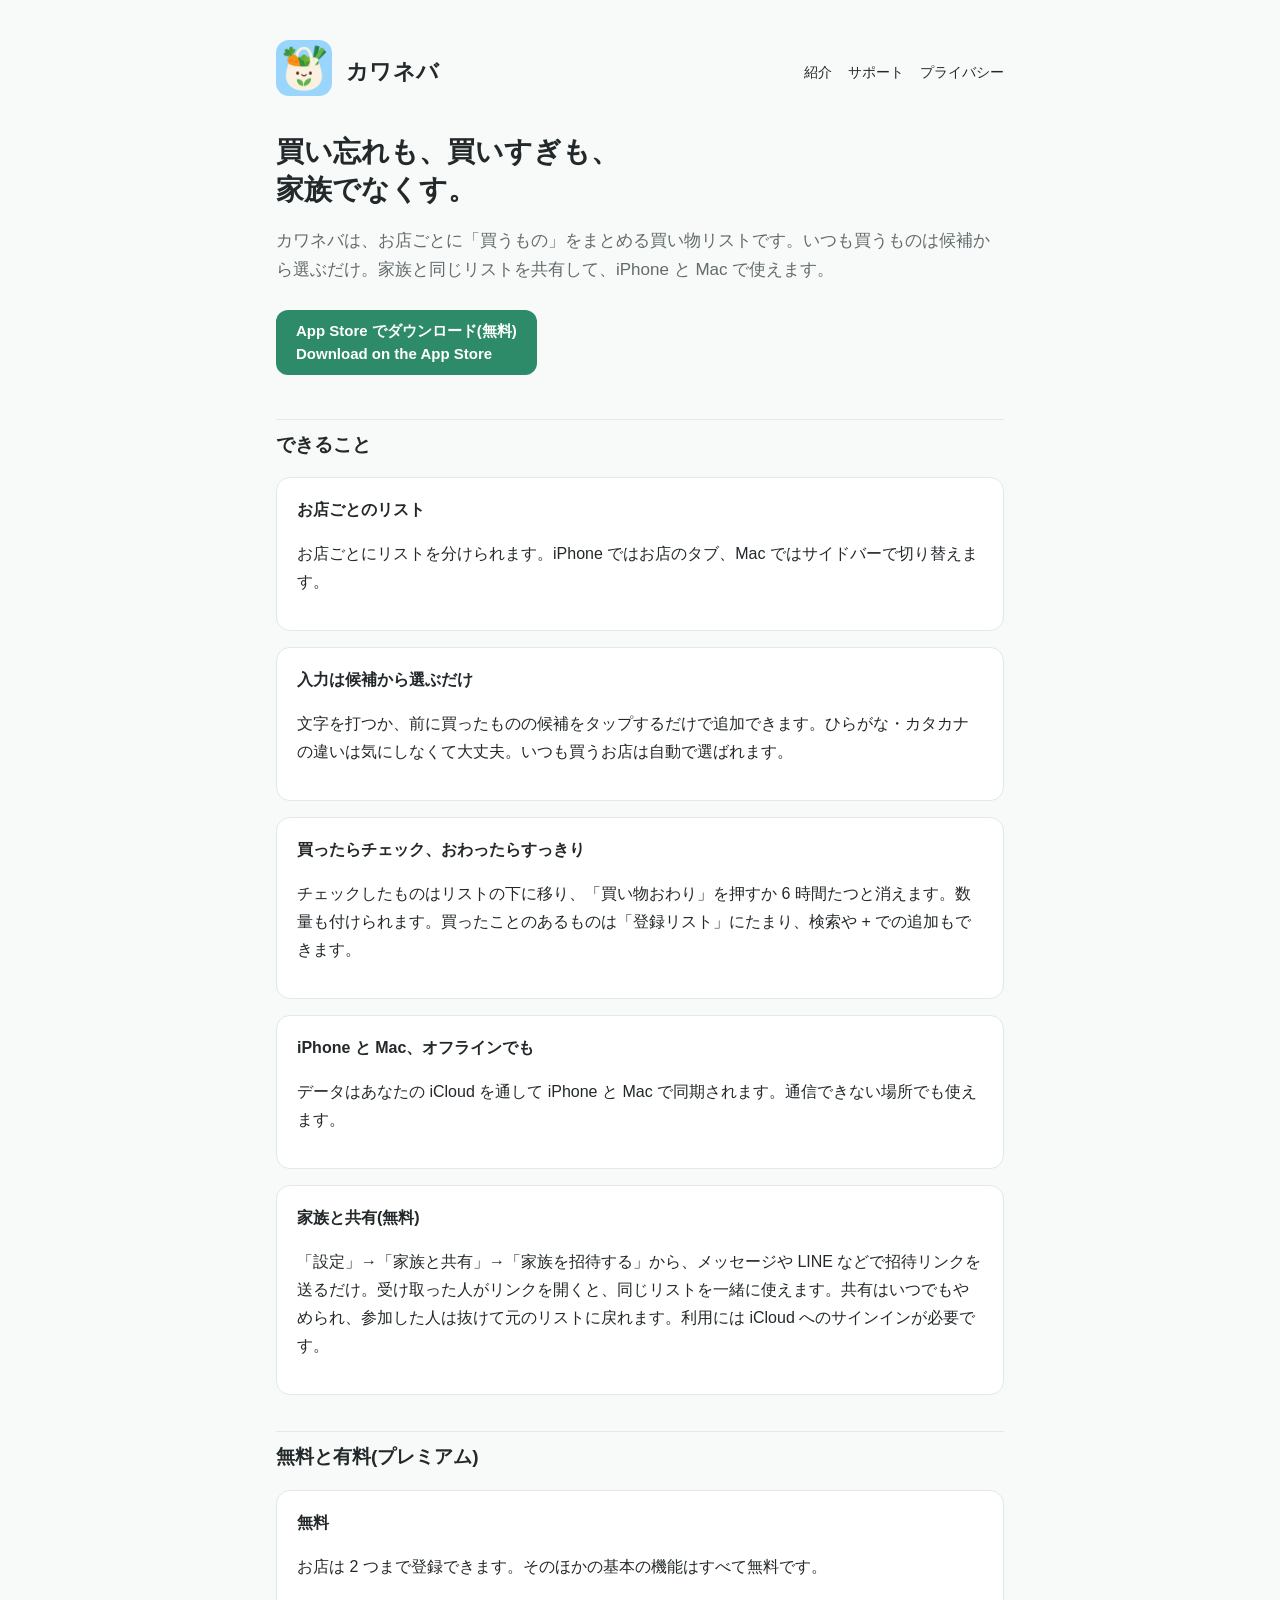
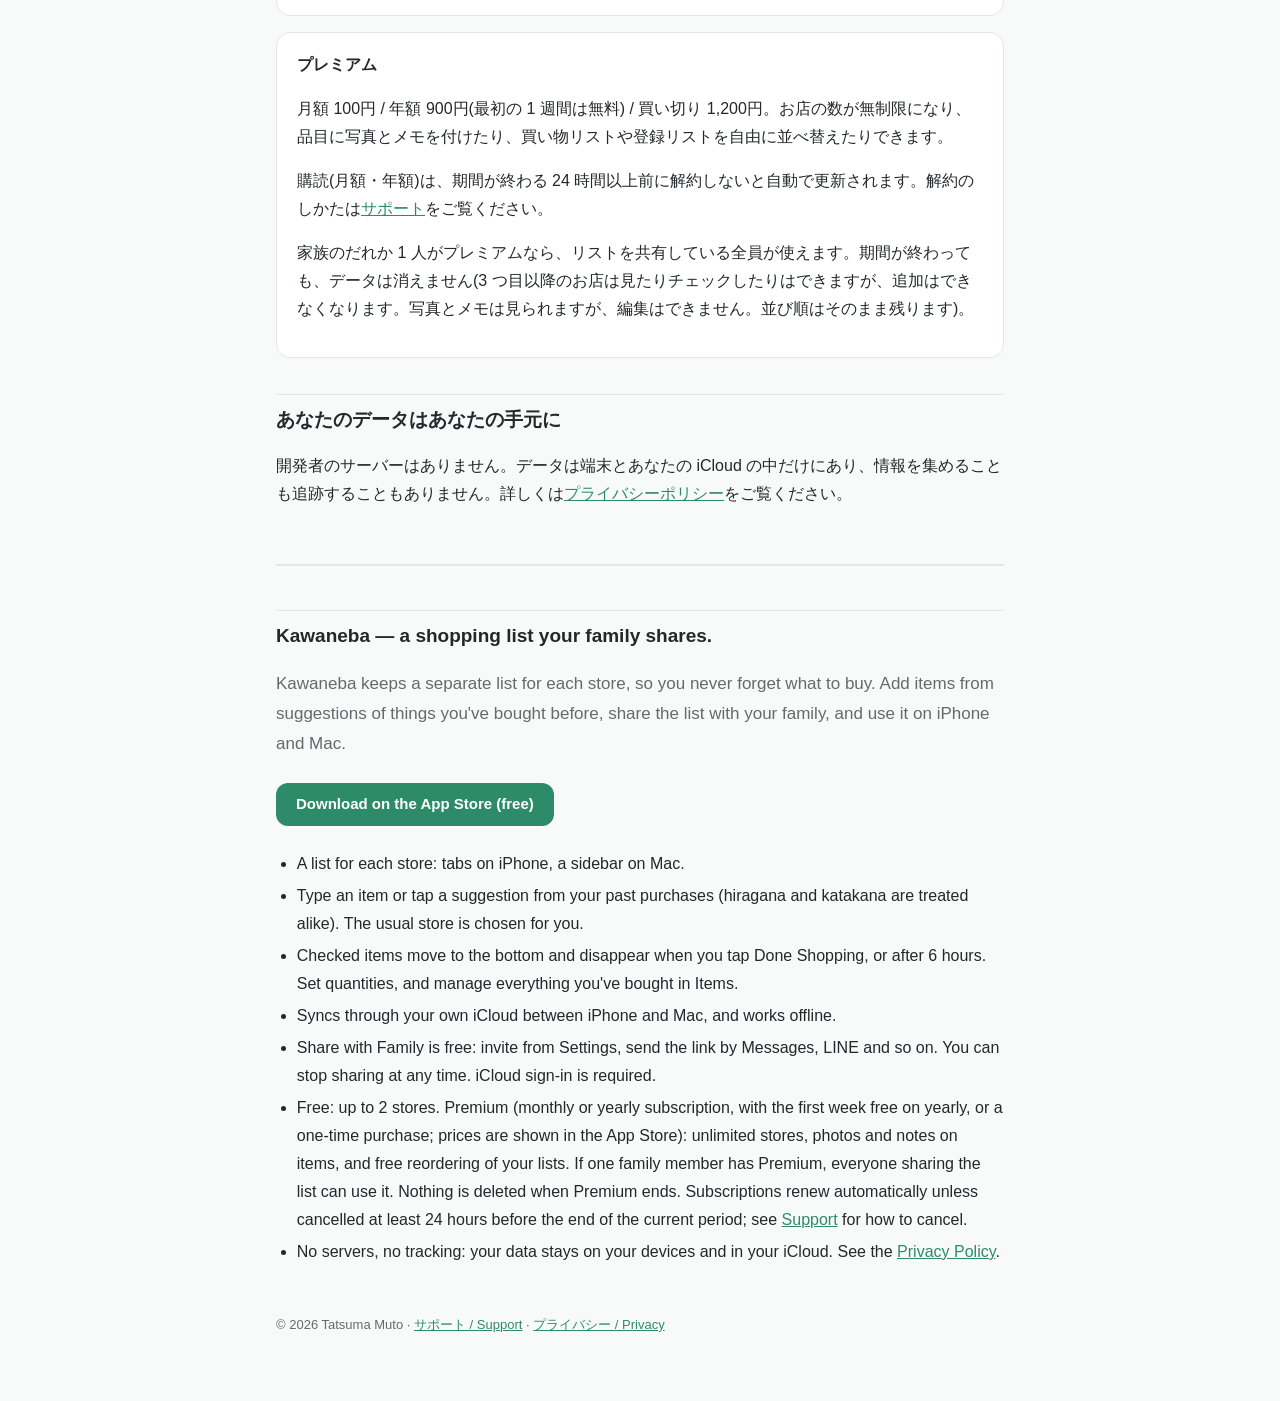
<file: index.html>
<!doctype html>
<html lang="ja">
<head>
<meta charset="utf-8">
<meta name="viewport" content="width=device-width, initial-scale=1">
<title>カワネバ — 家族で使える、お店ごとの買い物リスト / Kawaneba — Shared Shopping List</title>
<meta name="description" content="カワネバは、お店ごとに買うものをまとめ、家族と共有できる iPhone・Mac 用の買い物リストアプリです。 Kawaneba is a shopping list app for iPhone and Mac with a separate list for each store, shared with your family.">
<link rel="icon" href="icon.png">
<link rel="stylesheet" href="style.css">
</head>
<body>
<main>
  <header class="site">
    <a href="index.html" aria-label="カワネバ"><img src="icon.png" alt=""></a>
    <a href="index.html" class="name">カワネバ</a>
    <nav><a href="index.html">紹介</a><a href="support.html">サポート</a><a href="privacy.html">プライバシー</a></nav>
  </header>

  <h1>買い忘れも、買いすぎも、<br>家族でなくす。</h1>
  <p class="lead">カワネバは、お店ごとに「買うもの」をまとめる買い物リストです。いつも買うものは候補から選ぶだけ。家族と同じリストを共有して、iPhone と Mac で使えます。</p>
  <a class="badge badge-link" href="https://apps.apple.com/jp/app/id6831438409">App Store でダウンロード(無料)<br><span lang="en">Download on the App Store</span></a>

  <h2>できること</h2>
  <div class="card">
    <h3>お店ごとのリスト</h3>
    <p>お店ごとにリストを分けられます。iPhone ではお店のタブ、Mac ではサイドバーで切り替えます。</p>
  </div>
  <div class="card">
    <h3>入力は候補から選ぶだけ</h3>
    <p>文字を打つか、前に買ったものの候補をタップするだけで追加できます。ひらがな・カタカナの違いは気にしなくて大丈夫。いつも買うお店は自動で選ばれます。</p>
  </div>
  <div class="card">
    <h3>買ったらチェック、おわったらすっきり</h3>
    <p>チェックしたものはリストの下に移り、「買い物おわり」を押すか 6 時間たつと消えます。数量も付けられます。買ったことのあるものは「登録リスト」にたまり、検索や + での追加もできます。</p>
  </div>
  <div class="card">
    <h3>iPhone と Mac、オフラインでも</h3>
    <p>データはあなたの iCloud を通して iPhone と Mac で同期されます。通信できない場所でも使えます。</p>
  </div>
  <div class="card">
    <h3>家族と共有(無料)</h3>
    <p>「設定」→「家族と共有」→「家族を招待する」から、メッセージや LINE などで招待リンクを送るだけ。受け取った人がリンクを開くと、同じリストを一緒に使えます。共有はいつでもやめられ、参加した人は抜けて元のリストに戻れます。利用には iCloud へのサインインが必要です。</p>
  </div>

  <h2>無料と有料(プレミアム)</h2>
  <div class="card">
    <h3>無料</h3>
    <p>お店は 2 つまで登録できます。そのほかの基本の機能はすべて無料です。</p>
  </div>
  <div class="card">
    <h3>プレミアム</h3>
    <p>月額 100円 / 年額 900円(最初の 1 週間は無料) / 買い切り 1,200円。お店の数が無制限になり、品目に写真とメモを付けたり、買い物リストや登録リストを自由に並べ替えたりできます。</p>
    <p>購読(月額・年額)は、期間が終わる 24 時間以上前に解約しないと自動で更新されます。解約のしかたは<a href="support.html">サポート</a>をご覧ください。</p>
    <p>家族のだれか 1 人がプレミアムなら、リストを共有している全員が使えます。期間が終わっても、データは消えません(3 つ目以降のお店は見たりチェックしたりはできますが、追加はできなくなります。写真とメモは見られますが、編集はできません。並び順はそのまま残ります)。</p>
  </div>

  <h2>あなたのデータはあなたの手元に</h2>
  <p>開発者のサーバーはありません。データは端末とあなたの iCloud の中だけにあり、情報を集めることも追跡することもありません。詳しくは<a href="privacy.html">プライバシーポリシー</a>をご覧ください。</p>

  <section class="lang" lang="en">
    <h2>Kawaneba — a shopping list your family shares.</h2>
    <p class="lead">Kawaneba keeps a separate list for each store, so you never forget what to buy. Add items from suggestions of things you've bought before, share the list with your family, and use it on iPhone and Mac.</p>
    <p><a class="badge badge-link" href="https://apps.apple.com/app/id6831438409">Download on the App Store (free)</a></p>
    <ul>
      <li>A list for each store: tabs on iPhone, a sidebar on Mac.</li>
      <li>Type an item or tap a suggestion from your past purchases (hiragana and katakana are treated alike). The usual store is chosen for you.</li>
      <li>Checked items move to the bottom and disappear when you tap Done Shopping, or after 6 hours. Set quantities, and manage everything you've bought in Items.</li>
      <li>Syncs through your own iCloud between iPhone and Mac, and works offline.</li>
      <li>Share with Family is free: invite from Settings, send the link by Messages, LINE and so on. You can stop sharing at any time. iCloud sign-in is required.</li>
      <li>Free: up to 2 stores. Premium (monthly or yearly subscription, with the first week free on yearly, or a one-time purchase; prices are shown in the App Store): unlimited stores, photos and notes on items, and free reordering of your lists. If one family member has Premium, everyone sharing the list can use it. Nothing is deleted when Premium ends. Subscriptions renew automatically unless cancelled at least 24 hours before the end of the current period; see <a href="support.html">Support</a> for how to cancel.</li>
      <li>No servers, no tracking: your data stays on your devices and in your iCloud. See the <a href="privacy.html">Privacy Policy</a>.</li>
    </ul>
  </section>

  <footer>© 2026 Tatsuma Muto · <a href="support.html">サポート / Support</a> · <a href="privacy.html">プライバシー / Privacy</a></footer>
</main>
</body>
</html>
</file>
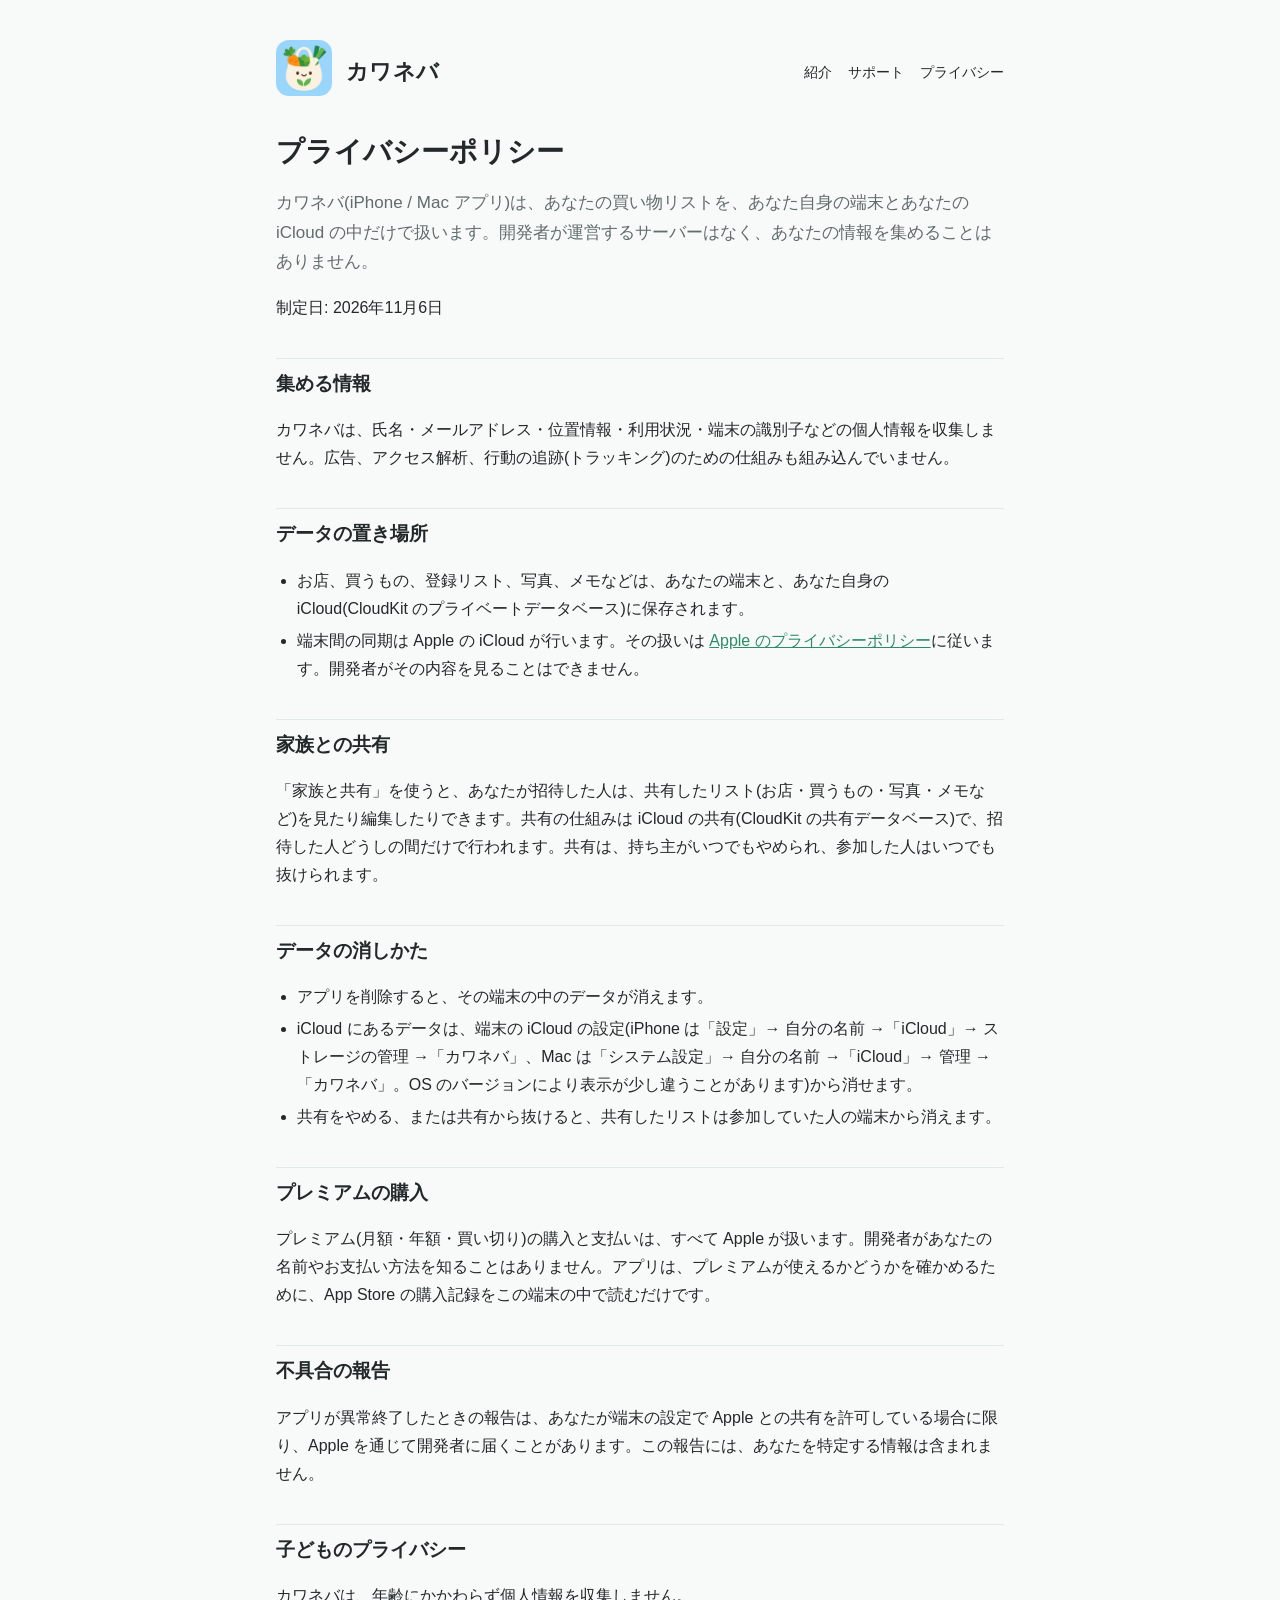
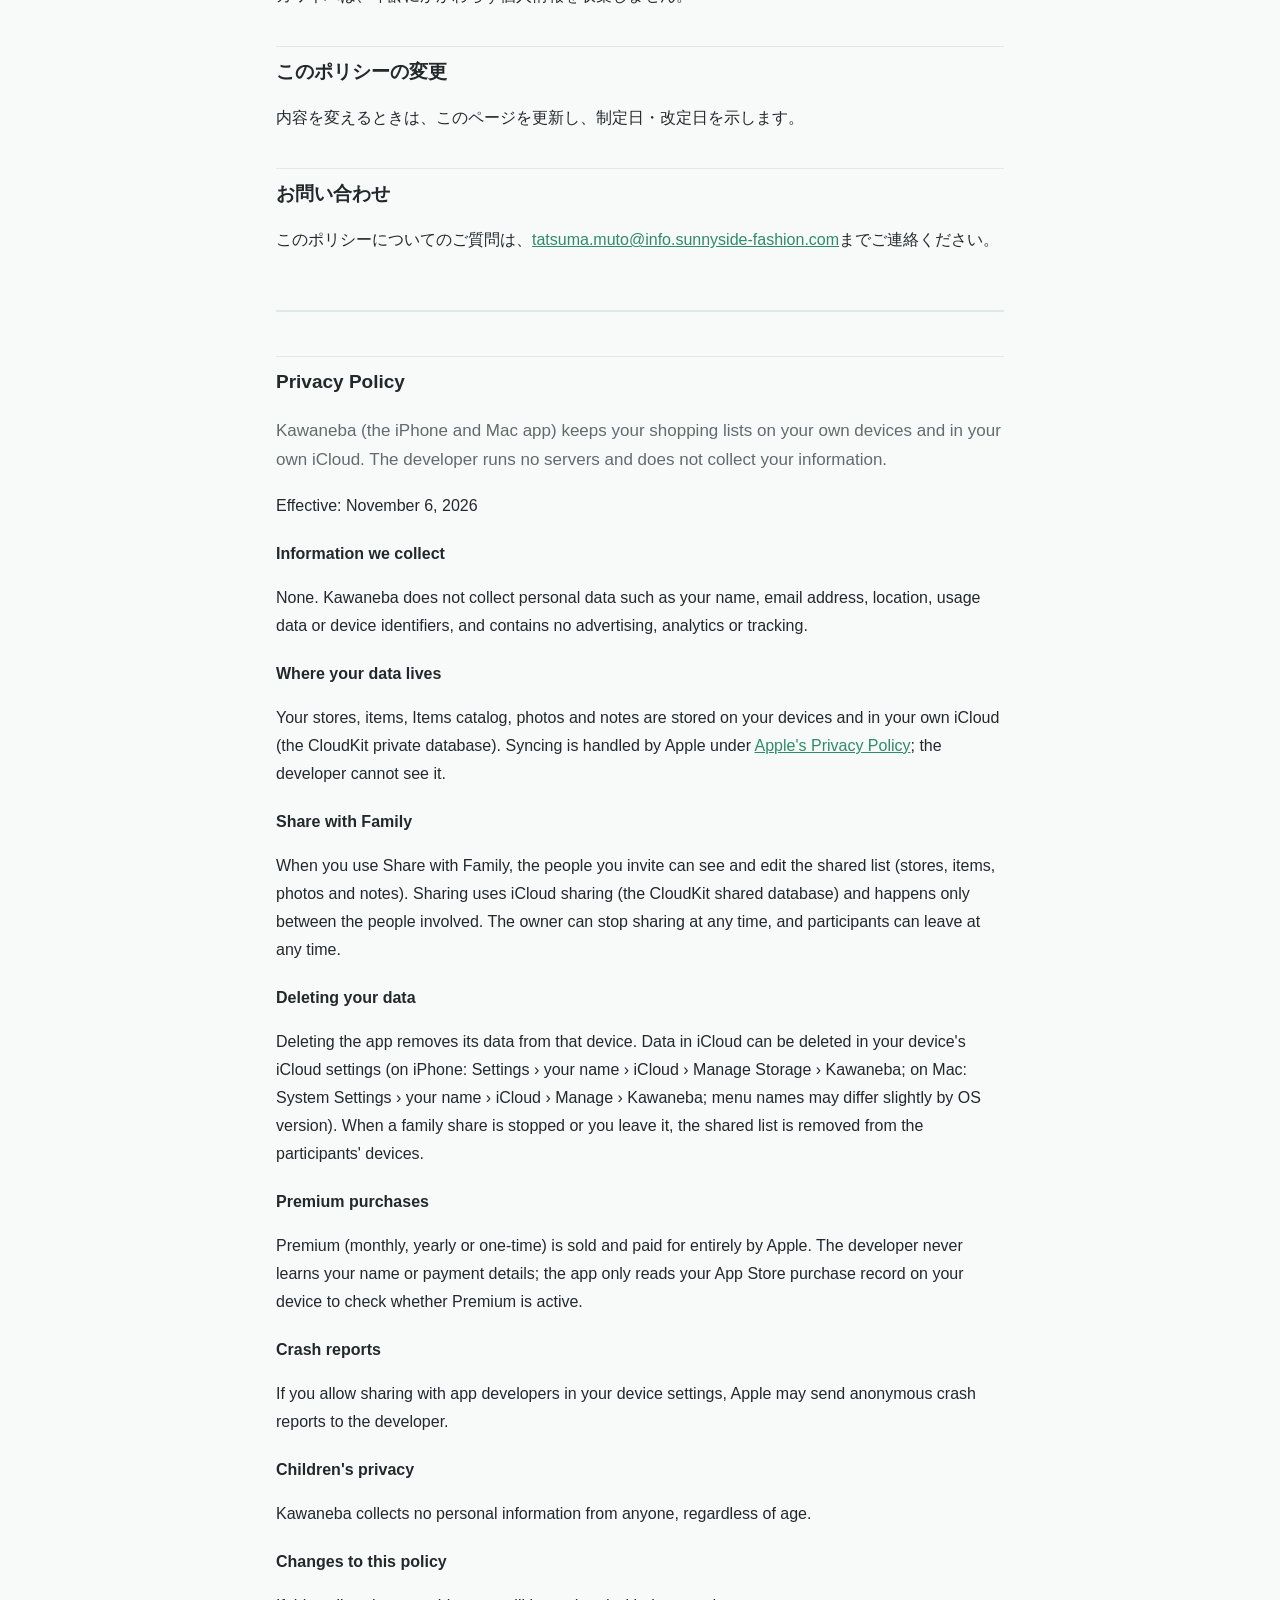
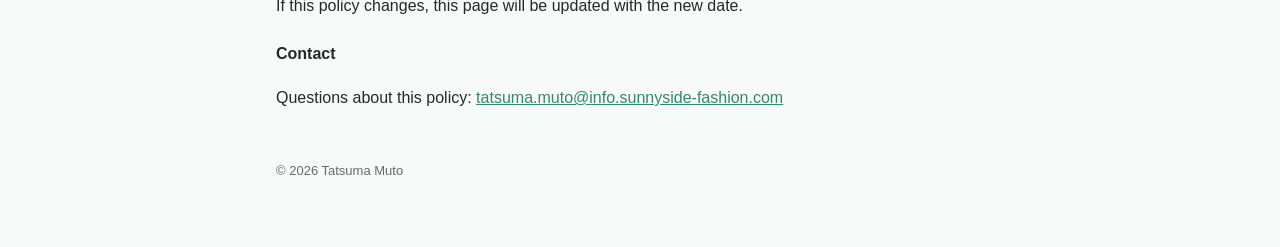
<file: privacy.html>
<!doctype html>
<html lang="ja">
<head>
<meta charset="utf-8">
<meta name="viewport" content="width=device-width, initial-scale=1">
<title>プライバシーポリシー — カワネバ</title>
<link rel="icon" href="icon.png">
<link rel="stylesheet" href="style.css">
</head>
<body>
<main>
  <header class="site">
    <a href="index.html" aria-label="カワネバ"><img src="icon.png" alt=""></a>
    <a href="index.html" class="name">カワネバ</a>
    <nav><a href="index.html">紹介</a><a href="support.html">サポート</a><a href="privacy.html">プライバシー</a></nav>
  </header>

  <h1>プライバシーポリシー</h1>
  <p class="lead">カワネバ(iPhone / Mac アプリ)は、あなたの買い物リストを、あなた自身の端末とあなたの iCloud の中だけで扱います。開発者が運営するサーバーはなく、あなたの情報を集めることはありません。</p>
  <p>制定日: 2026年11月6日</p>

  <h2>集める情報</h2>
  <p>カワネバは、氏名・メールアドレス・位置情報・利用状況・端末の識別子などの個人情報を収集しません。広告、アクセス解析、行動の追跡(トラッキング)のための仕組みも組み込んでいません。</p>

  <h2>データの置き場所</h2>
  <ul>
    <li>お店、買うもの、登録リスト、写真、メモなどは、あなたの端末と、あなた自身の iCloud(CloudKit のプライベートデータベース)に保存されます。</li>
    <li>端末間の同期は Apple の iCloud が行います。その扱いは <a href="https://www.apple.com/legal/privacy/">Apple のプライバシーポリシー</a>に従います。開発者がその内容を見ることはできません。</li>
  </ul>

  <h2>家族との共有</h2>
  <p>「家族と共有」を使うと、あなたが招待した人は、共有したリスト(お店・買うもの・写真・メモなど)を見たり編集したりできます。共有の仕組みは iCloud の共有(CloudKit の共有データベース)で、招待した人どうしの間だけで行われます。共有は、持ち主がいつでもやめられ、参加した人はいつでも抜けられます。</p>

  <h2>データの消しかた</h2>
  <ul>
    <li>アプリを削除すると、その端末の中のデータが消えます。</li>
    <li>iCloud にあるデータは、端末の iCloud の設定(iPhone は「設定」→ 自分の名前 →「iCloud」→ ストレージの管理 →「カワネバ」、Mac は「システム設定」→ 自分の名前 →「iCloud」→ 管理 →「カワネバ」。OS のバージョンにより表示が少し違うことがあります)から消せます。</li>
    <li>共有をやめる、または共有から抜けると、共有したリストは参加していた人の端末から消えます。</li>
  </ul>

  <h2>プレミアムの購入</h2>
  <p>プレミアム(月額・年額・買い切り)の購入と支払いは、すべて Apple が扱います。開発者があなたの名前やお支払い方法を知ることはありません。アプリは、プレミアムが使えるかどうかを確かめるために、App Store の購入記録をこの端末の中で読むだけです。</p>

  <h2>不具合の報告</h2>
  <p>アプリが異常終了したときの報告は、あなたが端末の設定で Apple との共有を許可している場合に限り、Apple を通じて開発者に届くことがあります。この報告には、あなたを特定する情報は含まれません。</p>

  <h2>子どものプライバシー</h2>
  <p>カワネバは、年齢にかかわらず個人情報を収集しません。</p>

  <h2>このポリシーの変更</h2>
  <p>内容を変えるときは、このページを更新し、制定日・改定日を示します。</p>

  <h2>お問い合わせ</h2>
  <p>このポリシーについてのご質問は、<a href="mailto:tatsuma.muto@info.sunnyside-fashion.com">tatsuma.muto@info.sunnyside-fashion.com</a>までご連絡ください。</p>

  <section class="lang" lang="en">
    <h2>Privacy Policy</h2>
    <p class="lead">Kawaneba (the iPhone and Mac app) keeps your shopping lists on your own devices and in your own iCloud. The developer runs no servers and does not collect your information.</p>
    <p>Effective: November 6, 2026</p>
    <h3>Information we collect</h3>
    <p>None. Kawaneba does not collect personal data such as your name, email address, location, usage data or device identifiers, and contains no advertising, analytics or tracking.</p>
    <h3>Where your data lives</h3>
    <p>Your stores, items, Items catalog, photos and notes are stored on your devices and in your own iCloud (the CloudKit private database). Syncing is handled by Apple under <a href="https://www.apple.com/legal/privacy/">Apple's Privacy Policy</a>; the developer cannot see it.</p>
    <h3>Share with Family</h3>
    <p>When you use Share with Family, the people you invite can see and edit the shared list (stores, items, photos and notes). Sharing uses iCloud sharing (the CloudKit shared database) and happens only between the people involved. The owner can stop sharing at any time, and participants can leave at any time.</p>
    <h3>Deleting your data</h3>
    <p>Deleting the app removes its data from that device. Data in iCloud can be deleted in your device's iCloud settings (on iPhone: Settings › your name › iCloud › Manage Storage › Kawaneba; on Mac: System Settings › your name › iCloud › Manage › Kawaneba; menu names may differ slightly by OS version). When a family share is stopped or you leave it, the shared list is removed from the participants' devices.</p>
    <h3>Premium purchases</h3>
    <p>Premium (monthly, yearly or one-time) is sold and paid for entirely by Apple. The developer never learns your name or payment details; the app only reads your App Store purchase record on your device to check whether Premium is active.</p>
    <h3>Crash reports</h3>
    <p>If you allow sharing with app developers in your device settings, Apple may send anonymous crash reports to the developer.</p>
    <h3>Children's privacy</h3>
    <p>Kawaneba collects no personal information from anyone, regardless of age.</p>
    <h3>Changes to this policy</h3>
    <p>If this policy changes, this page will be updated with the new date.</p>
    <h3>Contact</h3>
    <p>Questions about this policy: <a href="mailto:tatsuma.muto@info.sunnyside-fashion.com">tatsuma.muto@info.sunnyside-fashion.com</a></p>
  </section>

  <footer>© 2026 Tatsuma Muto</footer>
</main>
</body>
</html>
</file>
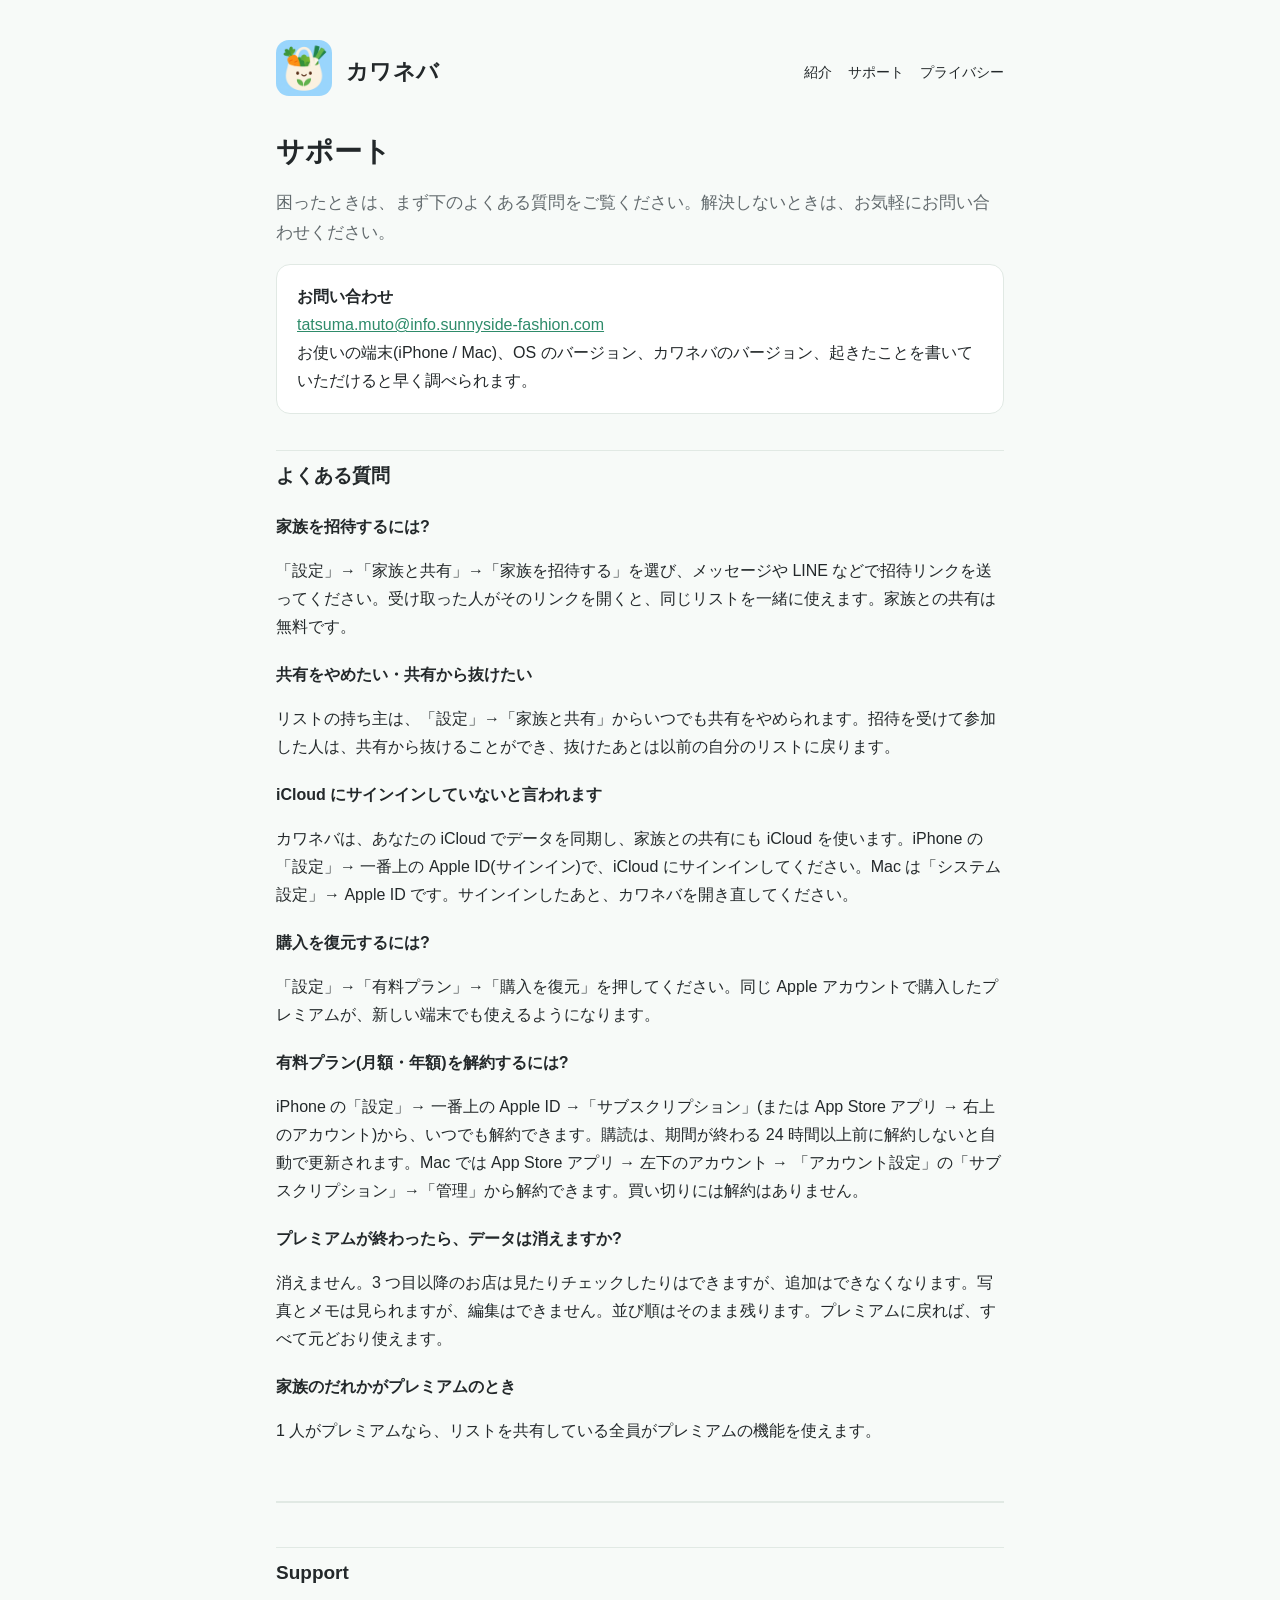
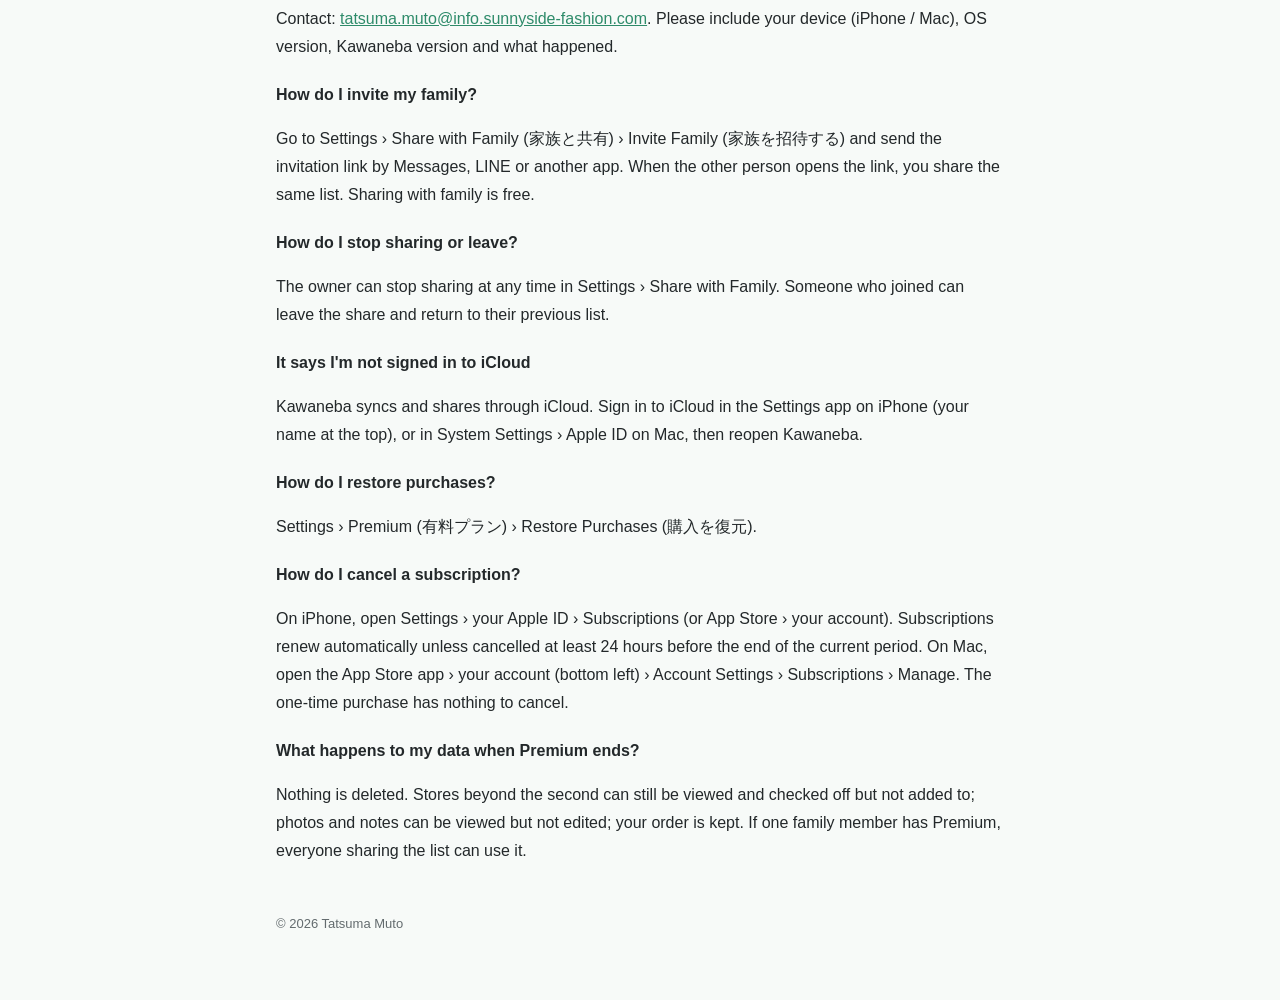
<file: support.html>
<!doctype html>
<html lang="ja">
<head>
<meta charset="utf-8">
<meta name="viewport" content="width=device-width, initial-scale=1">
<title>サポート — カワネバ</title>
<link rel="icon" href="icon.png">
<link rel="stylesheet" href="style.css">
</head>
<body>
<main>
  <header class="site">
    <a href="index.html" aria-label="カワネバ"><img src="icon.png" alt=""></a>
    <a href="index.html" class="name">カワネバ</a>
    <nav><a href="index.html">紹介</a><a href="support.html">サポート</a><a href="privacy.html">プライバシー</a></nav>
  </header>

  <h1>サポート</h1>
  <p class="lead">困ったときは、まず下のよくある質問をご覧ください。解決しないときは、お気軽にお問い合わせください。</p>

  <div class="card">
    <strong>お問い合わせ</strong><br>
    <a href="mailto:tatsuma.muto@info.sunnyside-fashion.com">tatsuma.muto@info.sunnyside-fashion.com</a><br>
    お使いの端末(iPhone / Mac)、OS のバージョン、カワネバのバージョン、起きたことを書いていただけると早く調べられます。
  </div>

  <h2>よくある質問</h2>

  <h3>家族を招待するには?</h3>
  <p>「設定」→「家族と共有」→「家族を招待する」を選び、メッセージや LINE などで招待リンクを送ってください。受け取った人がそのリンクを開くと、同じリストを一緒に使えます。家族との共有は無料です。</p>

  <h3>共有をやめたい・共有から抜けたい</h3>
  <p>リストの持ち主は、「設定」→「家族と共有」からいつでも共有をやめられます。招待を受けて参加した人は、共有から抜けることができ、抜けたあとは以前の自分のリストに戻ります。</p>

  <h3>iCloud にサインインしていないと言われます</h3>
  <p>カワネバは、あなたの iCloud でデータを同期し、家族との共有にも iCloud を使います。iPhone の「設定」→ 一番上の Apple ID(サインイン)で、iCloud にサインインしてください。Mac は「システム設定」→ Apple ID です。サインインしたあと、カワネバを開き直してください。</p>

  <h3>購入を復元するには?</h3>
  <p>「設定」→「有料プラン」→「購入を復元」を押してください。同じ Apple アカウントで購入したプレミアムが、新しい端末でも使えるようになります。</p>

  <h3>有料プラン(月額・年額)を解約するには?</h3>
  <p>iPhone の「設定」→ 一番上の Apple ID →「サブスクリプション」(または App Store アプリ → 右上のアカウント)から、いつでも解約できます。購読は、期間が終わる 24 時間以上前に解約しないと自動で更新されます。Mac では App Store アプリ → 左下のアカウント → 「アカウント設定」の「サブスクリプション」→「管理」から解約できます。買い切りには解約はありません。</p>

  <h3>プレミアムが終わったら、データは消えますか?</h3>
  <p>消えません。3 つ目以降のお店は見たりチェックしたりはできますが、追加はできなくなります。写真とメモは見られますが、編集はできません。並び順はそのまま残ります。プレミアムに戻れば、すべて元どおり使えます。</p>

  <h3>家族のだれかがプレミアムのとき</h3>
  <p>1 人がプレミアムなら、リストを共有している全員がプレミアムの機能を使えます。</p>

  <section class="lang" lang="en">
    <h2>Support</h2>
    <p>Contact: <a href="mailto:tatsuma.muto@info.sunnyside-fashion.com">tatsuma.muto@info.sunnyside-fashion.com</a>. Please include your device (iPhone / Mac), OS version, Kawaneba version and what happened.</p>
    <h3>How do I invite my family?</h3>
    <p>Go to Settings › Share with Family (家族と共有) › Invite Family (家族を招待する) and send the invitation link by Messages, LINE or another app. When the other person opens the link, you share the same list. Sharing with family is free.</p>
    <h3>How do I stop sharing or leave?</h3>
    <p>The owner can stop sharing at any time in Settings › Share with Family. Someone who joined can leave the share and return to their previous list.</p>
    <h3>It says I'm not signed in to iCloud</h3>
    <p>Kawaneba syncs and shares through iCloud. Sign in to iCloud in the Settings app on iPhone (your name at the top), or in System Settings › Apple ID on Mac, then reopen Kawaneba.</p>
    <h3>How do I restore purchases?</h3>
    <p>Settings › Premium (有料プラン) › Restore Purchases (購入を復元).</p>
    <h3>How do I cancel a subscription?</h3>
    <p>On iPhone, open Settings › your Apple ID › Subscriptions (or App Store › your account). Subscriptions renew automatically unless cancelled at least 24 hours before the end of the current period. On Mac, open the App Store app › your account (bottom left) › Account Settings › Subscriptions › Manage. The one-time purchase has nothing to cancel.</p>
    <h3>What happens to my data when Premium ends?</h3>
    <p>Nothing is deleted. Stores beyond the second can still be viewed and checked off but not added to; photos and notes can be viewed but not edited; your order is kept. If one family member has Premium, everyone sharing the list can use it.</p>
  </section>

  <footer>© 2026 Tatsuma Muto</footer>
</main>
</body>
</html>
</file>
<file: style.css>
:root { --accent: #2E8B6A; --fg: #23282a; --sub: #636b6e; --bg: #f7faf8; --card: #ffffff; --line: #e1e9e4; }
@media (prefers-color-scheme: dark) {
  :root { --accent: #5CC49B; --fg: #eef3f0; --sub: #9aa6a0; --bg: #171a19; --card: #212524; --line: #333a37; }
}
* { box-sizing: border-box; }
body { margin: 0; background: var(--bg); color: var(--fg); font: 16px/1.75 -apple-system, BlinkMacSystemFont, "Hiragino Sans", "Noto Sans JP", sans-serif; }
main { max-width: 760px; margin: 0 auto; padding: 40px 16px 64px; }
header.site { display: flex; align-items: center; gap: 14px; margin-bottom: 28px; }
header.site img { width: 56px; height: 56px; border-radius: 13px; }
header.site a { color: inherit; text-decoration: none; }
header.site .name { font-size: 22px; font-weight: 700; letter-spacing: .02em; }
nav { margin-left: auto; display: flex; gap: 16px; font-size: 14px; }
nav a { color: var(--sub); text-decoration: none; }
nav a:hover, a { color: var(--accent); }
h1 { font-size: 28px; line-height: 1.35; margin: 8px 0 12px; }
h2 { font-size: 19px; margin: 36px 0 8px; padding-top: 8px; border-top: 1px solid var(--line); }
h3 { font-size: 16px; margin: 20px 0 4px; }
.lead { color: var(--sub); font-size: 17px; }
.card { background: var(--card); border: 1px solid var(--line); border-radius: 14px; padding: 18px 20px; margin: 16px 0; }
.card h3 { margin-top: 0; }
.badge { display: inline-block; margin: 8px 0; padding: 10px 20px; border-radius: 12px; background: var(--line); color: var(--sub); font-weight: 700; font-size: 15px; line-height: 1.5; cursor: default; }
ul { padding-left: 1.3em; }
li { margin: 4px 0; }
.lang { margin-top: 56px; padding-top: 8px; border-top: 2px solid var(--line); }
footer { color: var(--sub); font-size: 13px; margin-top: 48px; }
@media (max-width: 520px) { header.site { flex-wrap: wrap; } nav { margin-left: 0; width: 100%; } h1 { font-size: 24px; } }

.badge-link { background: var(--accent); color: #fff; text-decoration: none; cursor: pointer; }
.badge-link span { color: inherit; }
@media (prefers-color-scheme: dark) { .badge-link { color: #171a19; } }
</file>
